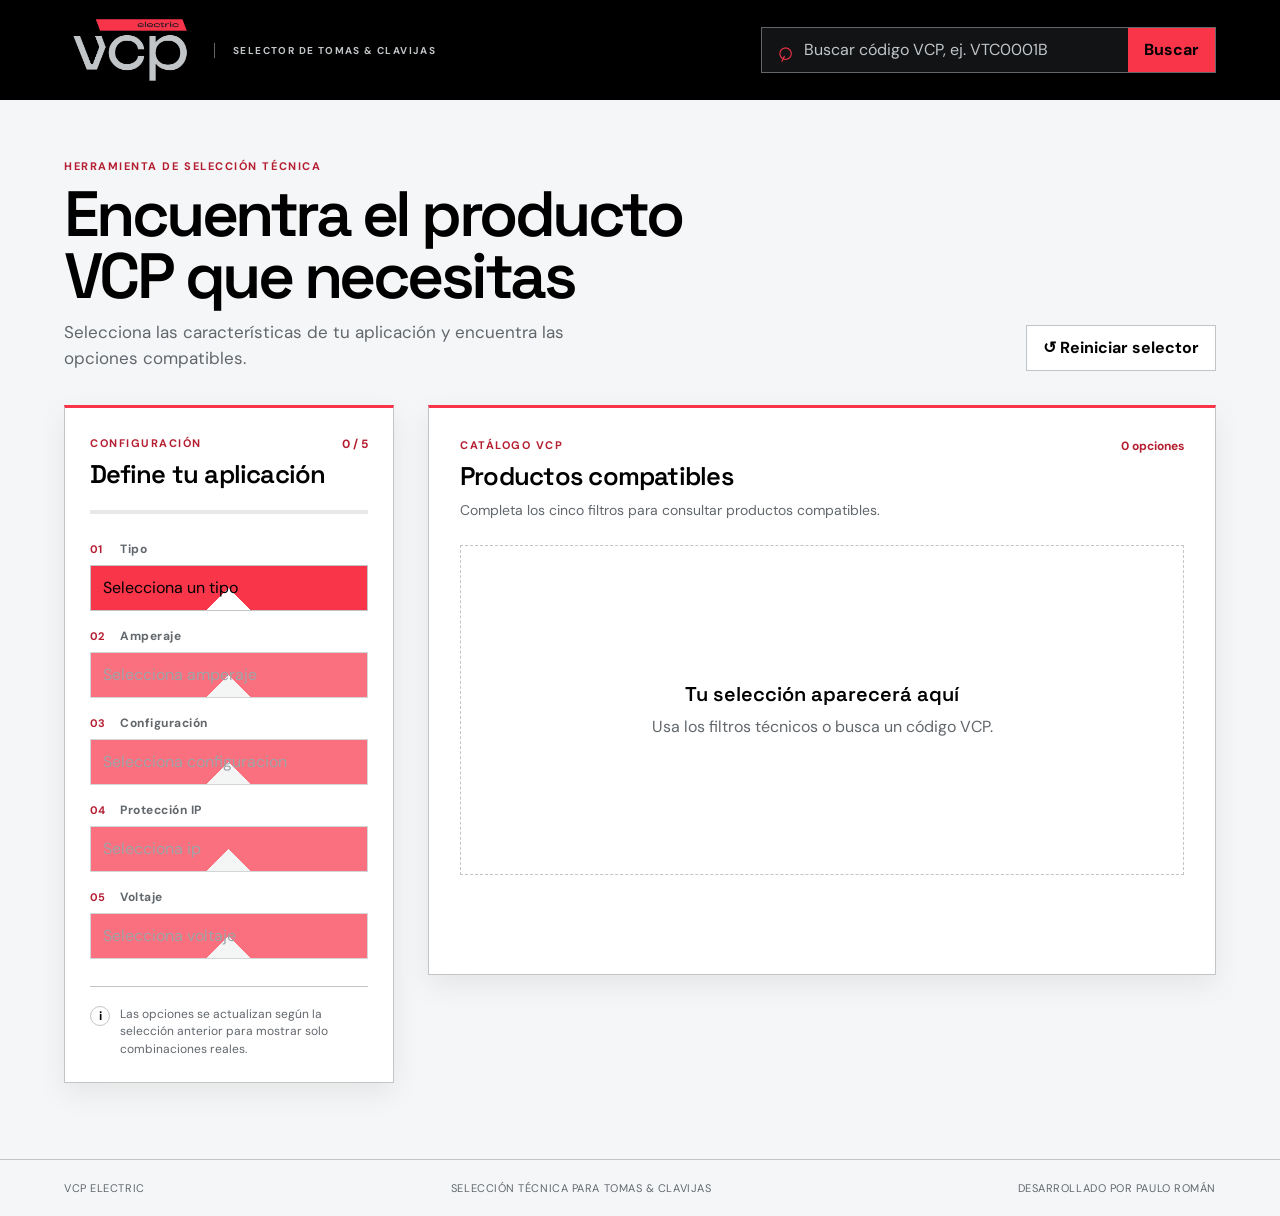
<file: index.html>
<!DOCTYPE html>
<html lang="es">
	<head>
		<meta charset="UTF-8" />
		<meta name="viewport" content="width=device-width, initial-scale=1.0" />
		<meta name="description" content="Selector profesional de tomas y clavijas VCP ELECTRIC." />
		<title>VCP ELECTRIC | Selector de Tomas & Clavijas</title>
		<link rel="preconnect" href="https://fonts.googleapis.com" />
		<link rel="preconnect" href="https://fonts.gstatic.com" crossorigin />
		<link href="https://fonts.googleapis.com/css2?family=DM+Sans:wght@400;500;600;700&family=Space+Grotesk:wght@500;600;700&display=swap" rel="stylesheet" />
		<link rel="stylesheet" href="styles.css" />
	</head>
	<body>
		<header class="site-header">
			<div class="brand-lockup">
				<img class="brand-logo" src="assets/Mesa de trabajo 1_11.png" alt="VCP Electric" />
				<p class="brand-context">SELECTOR DE TOMAS &amp; CLAVIJAS</p>
			</div>

			<div class="header-search" role="search">
				<label class="sr-only" for="codeSearch">Buscar por código VCP</label>
				<span class="search-symbol" aria-hidden="true">⌕</span>
				<input id="codeSearch" type="search" placeholder="Buscar código VCP, ej. VTC0001B" autocomplete="off" />
				<button id="searchButton" class="button button-dark" type="button">Buscar</button>
			</div>
		</header>

		<main class="page-shell">
			<section class="intro-row">
				<div>
					<p class="eyebrow">Herramienta de selección técnica</p>
					<h1>Encuentra el producto VCP que necesitas</h1>
					<p class="intro-copy">Selecciona las características de tu aplicación y encuentra las opciones compatibles.</p>
				</div>
				<button id="resetButton" class="button button-outline" type="button"><span aria-hidden="true">↺</span> Reiniciar selector</button>
			</section>

			<section class="workspace" aria-label="Selector VCP">
				<aside class="filter-panel">
					<div class="panel-heading">
						<div>
							<p class="eyebrow">Configuración</p>
							<h2>Define tu aplicación</h2>
						</div>
						<span id="progressLabel" class="progress-label">0 / 5</span>
					</div>
					<div class="progress-track" aria-hidden="true"><span id="progressBar"></span></div>

					<form id="selectorForm" class="filter-form">
						<label class="filter-field">
							<span><b>01</b> Tipo</span>
							<select id="tipo" data-filter="tipo"><option value="">Selecciona un tipo</option></select>
						</label>
						<label class="filter-field">
							<span><b>02</b> Amperaje</span>
							<select id="amperaje" data-filter="amperaje" disabled><option value="">Selecciona el amperaje</option></select>
						</label>
						<label class="filter-field">
							<span><b>03</b> Configuración</span>
							<select id="configuracion" data-filter="configuracion" disabled><option value="">Selecciona la configuración</option></select>
						</label>
						<label class="filter-field">
							<span><b>04</b> Protección IP</span>
							<select id="ip" data-filter="ip" disabled><option value="">Selecciona el grado IP</option></select>
						</label>
						<label class="filter-field">
							<span><b>05</b> Voltaje</span>
							<select id="voltaje" data-filter="voltaje" disabled><option value="">Selecciona el voltaje</option></select>
						</label>
					</form>

					<div class="filter-note">
						<span class="note-mark" aria-hidden="true">i</span>
						<p>Las opciones se actualizan según la selección anterior para mostrar solo combinaciones reales.</p>
					</div>
				</aside>

				<section class="results-panel" aria-live="polite">
					<div class="results-heading">
						<div>
							<p class="eyebrow">Catálogo VCP</p>
							<h2 id="resultsTitle">Productos compatibles</h2>
						</div>
						<span id="resultsCount" class="results-count">0 opciones</span>
					</div>
					<p id="resultsSummary" class="results-summary">Completa los cinco filtros para consultar productos compatibles.</p>
					<div id="statusMessage" class="status-message" role="status"></div>
					<div id="resultsGrid" class="results-grid"></div>
				</section>
			</section>
		</main>

		<footer class="site-footer"><span>VCP ELECTRIC</span><span>Selección técnica para tomas &amp; clavijas</span><span>Desarrollado por Paulo Román</span></footer>
		<script src="script.js"></script>
	</body>
</html>
</file>
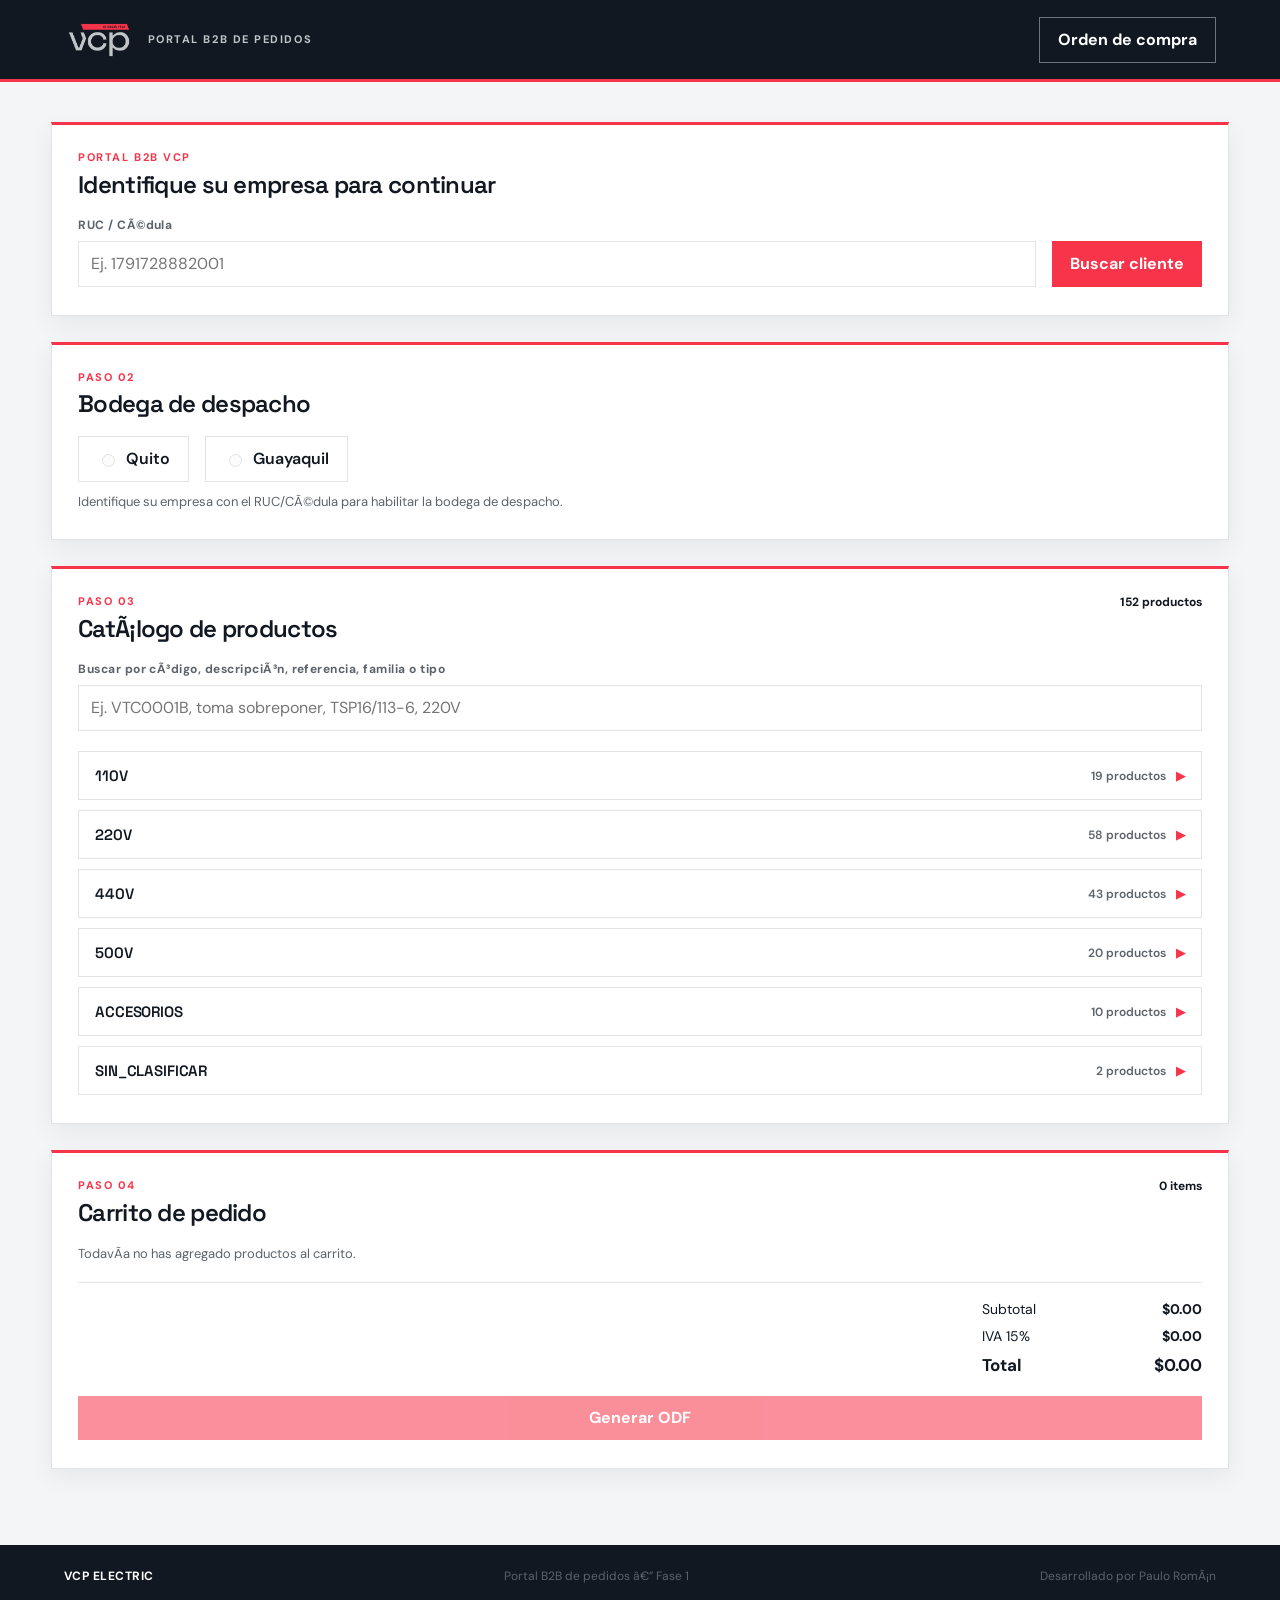
<file: portal-demo.html>
﻿<!DOCTYPE html>
<html lang="es">
	<head>
		<meta charset="UTF-8" />
		<meta name="viewport" content="width=device-width, initial-scale=1.0" />
		<meta name="description" content="Portal B2B de pedidos VCP ELECTRIC." />
		<title>VCP ELECTRIC | Portal B2B de Pedidos</title>
		<link rel="preconnect" href="https://fonts.googleapis.com" />
		<link rel="preconnect" href="https://fonts.gstatic.com" crossorigin />
		<link href="https://fonts.googleapis.com/css2?family=DM+Sans:wght@400;500;600;700&family=Space+Grotesk:wght@500;600;700&display=swap" rel="stylesheet" />
		<link rel="stylesheet" href="portal.css" />
	</head>
	<body>
		<header class="site-header">
			<div class="brand-lockup">
				<img class="brand-logo" src="assets/Mesa de trabajo 1_11.png" alt="VCP Electric" />
				<p class="brand-context">PORTAL B2B DE PEDIDOS</p>
			</div>
			<a class="button button-outline" href="index.html">Orden de compra</a>
		</header>

		<main class="page-shell">
			<!-- PASO 1: CLIENTE -->
			<section class="panel" id="panelCliente">
				<div class="panel-heading">
					<div>
						<p class="eyebrow">Portal B2B VCP</p>
						<h2>Identifique su empresa para continuar</h2>
					</div>
				</div>

				<form id="clienteForm" class="cliente-busqueda">
					<label class="filter-field">
						<span>RUC / CÃ©dula</span>
						<input id="clienteRuc" type="text" inputmode="numeric" placeholder="Ej. 1791728882001" autocomplete="off" />
					</label>
					<button id="buscarClienteBtn" class="button button-dark" type="submit">Buscar cliente</button>
				</form>
				<p id="clienteError" class="panel-note cliente-error is-hidden"></p>

				<div id="clienteInfo" class="cliente-card is-hidden">
					<p class="cliente-card-check">âœ“ Cliente identificado</p>
					<div class="cliente-info">
						<div><span>Empresa</span><strong id="infoEmpresa">-</strong></div>
						<div><span>RUC</span><strong id="infoRuc">-</strong></div>
						<div><span>E-mail</span><strong id="infoEmail">-</strong></div>
						<div><span>Vendedor</span><strong id="infoVendedor">-</strong></div>
						<div><span>Descuento VTC</span><strong id="infoDescuento">-</strong></div>
					</div>
					<button id="cambiarClienteBtn" class="button button-outline-dark" type="button">Cambiar cliente</button>
				</div>
			</section>

			<!-- PASO 2: BODEGA -->
			<section class="panel" id="panelBodega">
				<div class="panel-heading">
					<div>
						<p class="eyebrow">Paso 02</p>
						<h2>Bodega de despacho</h2>
					</div>
				</div>
				<div class="bodega-picker" role="radiogroup" aria-label="Bodega de despacho">
					<label class="bodega-option"><input type="radio" name="bodega" value="quito" disabled /> Quito</label>
					<label class="bodega-option"><input type="radio" name="bodega" value="guayaquil" disabled /> Guayaquil</label>
				</div>
				<p id="bodegaNota" class="panel-note">Identifique su empresa con el RUC/CÃ©dula para habilitar la bodega de despacho.</p>
			</section>

			<!-- PASO 3: CATÃLOGO -->
			<section class="panel" id="panelCatalogo">
				<div class="panel-heading">
					<div>
						<p class="eyebrow">Paso 03</p>
						<h2>CatÃ¡logo de productos</h2>
					</div>
					<span id="catalogoCount" class="results-count">0 productos</span>
				</div>
				<label class="filter-field">
					<span>Buscar por cÃ³digo, descripciÃ³n, referencia, familia o tipo</span>
					<input id="catalogoBuscar" type="search" placeholder="Ej. VTC0001B, toma sobreponer, TSP16/113-6, 220V" autocomplete="off" />
				</label>
				<div id="catalogoGrid" class="catalogo-grid"></div>
			</section>

			<!-- PASO 4: CARRITO -->
			<section class="panel" id="panelCarrito">
				<div class="panel-heading">
					<div>
						<p class="eyebrow">Paso 04</p>
						<h2>Carrito de pedido</h2>
					</div>
					<span id="carritoCount" class="results-count">0 items</span>
				</div>
				<div id="carritoVacio" class="panel-note">TodavÃ­a no has agregado productos al carrito.</div>
				<div id="carritoTableWrap" class="is-hidden">
					<table class="carrito-table">
						<thead>
							<tr>
								<th>CÃ³digo</th>
								<th>DescripciÃ³n</th>
								<th>Precio lista</th>
								<th>Dscto.</th>
								<th>Precio neto</th>
								<th>Cantidad</th>
								<th>Total lÃ­nea</th>
								<th>Stock</th>
								<th></th>
							</tr>
						</thead>
						<tbody id="carritoBody"></tbody>
					</table>
				</div>
				<div class="carrito-resumen">
					<div><span>Subtotal</span><strong id="resSubtotal">$0.00</strong></div>
					<div><span>IVA 15%</span><strong id="resIva">$0.00</strong></div>
					<div class="carrito-total"><span>Total</span><strong id="resTotal">$0.00</strong></div>
				</div>
				<button id="generarOdfBtn" class="button button-dark" type="button" disabled>Generar ODF</button>
			</section>

			<!-- ODF -->
			<section class="panel odf-panel is-hidden" id="panelOdf">
				<div id="odfContent"></div>
				<div class="odf-actions no-print">
					<button id="imprimirOdfBtn" class="button button-outline" type="button">Imprimir / Guardar PDF</button>
					<button id="enviarOdfBtn" class="button button-outline-dark" type="button" disabled>Correo disponible solo en entorno local</button>
				</div>
				<p id="enviarOdfStatus" class="panel-note is-hidden"></p>
			</section>
		</main>

		<footer class="site-footer"><span>VCP ELECTRIC</span><span>Portal B2B de pedidos â€” Fase 1</span><span>Desarrollado por Paulo RomÃ¡n</span></footer>
		<script src="portal-demo.js"></script>
	</body>
</html>
</file>
<file: styles.css>
:root {
	--ink: #17211d;
	--muted: #69756d;
	--paper: #f4f6f1;
	--surface: #ffffff;
	--line: #d8ded6;
	--green: #126b4e;
	--green-dark: #0b4836;
	--lime: #d5f16b;
	--orange: #ef7b45;
	--shadow: 0 20px 55px rgba(25, 52, 40, .10);
	--font-body: "DM Sans", sans-serif;
	--font-display: "Space Grotesk", sans-serif;
}

* { box-sizing: border-box; }
html { min-width: 320px; scroll-behavior: smooth; }
body {
	margin: 0;
	color: var(--ink);
	background: var(--paper);
	font-family: var(--font-body);
	line-height: 1.5;
	-webkit-font-smoothing: antialiased;
}
button, input, select { font: inherit; }
button, select { cursor: pointer; }
button:disabled, select:disabled { cursor: not-allowed; }
.sr-only { position: absolute; width: 1px; height: 1px; padding: 0; margin: -1px; overflow: hidden; clip: rect(0, 0, 0, 0); white-space: nowrap; border: 0; }

.site-header {
	min-height: 82px;
	padding: 16px 5vw;
	display: flex;
	align-items: center;
	justify-content: space-between;
	gap: 28px;
	color: #f8fff9;
	background: var(--green-dark);
}
.brand-lockup { display: flex; align-items: center; gap: 12px; }
.brand-mark { display: grid; place-items: center; width: 47px; height: 47px; border: 2px solid var(--lime); color: var(--lime); font: 700 15px var(--font-display); letter-spacing: .06em; }
.brand-name, .brand-context { margin: 0; }
.brand-name { font: 700 18px var(--font-display); letter-spacing: .04em; }
.brand-context { margin-top: 2px; color: #b8d1c5; font-size: 10px; font-weight: 700; letter-spacing: .14em; }
.header-search { display: flex; align-items: center; width: min(455px, 100%); min-height: 44px; padding-left: 14px; border: 1px solid rgba(255,255,255,.2); background: rgba(255,255,255,.1); }
.search-symbol { color: var(--lime); font-size: 27px; line-height: 1; transform: rotate(-20deg); }
.header-search input { min-width: 0; flex: 1; padding: 10px 12px; color: #fff; border: 0; outline: 0; background: transparent; }
.header-search input::placeholder { color: #b7c9bf; }

.page-shell { width: min(1440px, 90vw); margin: 0 auto; padding: 58px 0 76px; }
.intro-row { display: flex; align-items: end; justify-content: space-between; gap: 30px; margin-bottom: 34px; }
.eyebrow { margin: 0 0 8px; color: var(--green); font-size: 11px; font-weight: 700; letter-spacing: .14em; text-transform: uppercase; }
h1, h2, h3, p { margin-top: 0; }
h1 { max-width: 730px; margin-bottom: 12px; font: 600 clamp(2.35rem, 5vw, 4.7rem)/.98 var(--font-display); letter-spacing: -.055em; }
h2 { margin-bottom: 0; font: 600 clamp(1.25rem, 2vw, 1.7rem)/1.1 var(--font-display); letter-spacing: -.03em; }
.intro-copy { max-width: 560px; margin-bottom: 0; color: var(--muted); font-size: 17px; }
.button { min-height: 43px; padding: 10px 16px; border: 0; font-weight: 700; transition: transform .18s ease, background .18s ease, border-color .18s ease; }
.button:hover { transform: translateY(-2px); }
.button-dark { color: var(--green-dark); background: var(--lime); }
.button-outline { color: var(--green-dark); border: 1px solid #aab7ad; background: transparent; }
.button-outline:hover { border-color: var(--green); background: #e9eee7; }

.workspace { display: grid; grid-template-columns: minmax(270px, 330px) minmax(0, 1fr); align-items: start; gap: 34px; }
.filter-panel, .results-panel { border-top: 3px solid var(--green); background: var(--surface); box-shadow: var(--shadow); }
.filter-panel { padding: 27px 25px 24px; }
.panel-heading, .results-heading { display: flex; align-items: start; justify-content: space-between; gap: 15px; }
.progress-label, .results-count { color: var(--green); font-size: 12px; font-weight: 700; white-space: nowrap; }
.progress-track { height: 4px; margin: 22px 0 26px; overflow: hidden; background: #e2e9e1; }
.progress-track span { display: block; width: 0; height: 100%; background: var(--orange); transition: width .2s ease; }
.filter-form { display: grid; gap: 16px; }
.filter-field { display: grid; gap: 7px; }
.filter-field > span { color: var(--muted); font-size: 12px; font-weight: 700; letter-spacing: .04em; }
.filter-field b { display: inline-block; width: 27px; color: var(--orange); font-size: 11px; }
.filter-field select { width: 100%; min-height: 46px; padding: 10px 35px 10px 12px; color: var(--ink); border: 1px solid var(--line); border-radius: 0; outline: 0; appearance: none; background: #fbfcfa linear-gradient(45deg, transparent 50%, var(--green) 50%) calc(100% - 17px) 20px/6px 6px no-repeat, #fbfcfa linear-gradient(135deg, var(--green) 50%, transparent 50%) calc(100% - 12px) 20px/6px 6px no-repeat; }
.filter-field select:focus { border-color: var(--green); box-shadow: 0 0 0 3px rgba(18,107,78,.12); }
.filter-field select:disabled { color: #a2aaa4; background-color: #f1f3f0; }
.filter-note { display: flex; gap: 10px; margin-top: 27px; padding-top: 19px; border-top: 1px solid var(--line); }
.note-mark { display: grid; flex: 0 0 auto; place-items: center; width: 20px; height: 20px; color: var(--green-dark); border: 1px solid #a8c7b8; border-radius: 50%; font-size: 12px; font-weight: 700; }
.filter-note p { margin: 0; color: var(--muted); font-size: 12px; line-height: 1.45; }

.results-panel { min-height: 570px; padding: 29px 31px 34px; }
.results-summary { margin: 10px 0 24px; color: var(--muted); font-size: 14px; }
.status-message { min-height: 0; margin-bottom: 18px; color: #a74421; font-size: 14px; }
.results-grid { display: grid; grid-template-columns: repeat(auto-fit, minmax(260px, 1fr)); gap: 18px; }
.empty-state { display: grid; min-height: 330px; place-items: center; padding: 45px; text-align: center; color: var(--muted); border: 1px dashed #bdc9bf; background: linear-gradient(135deg, #fbfcfa, #f0f5ee); }
.empty-state strong { display: block; margin-bottom: 8px; color: var(--green-dark); font: 600 20px var(--font-display); }
.product-card { display: flex; flex-direction: column; min-width: 0; overflow: hidden; border: 1px solid var(--line); background: #fff; animation: rise .35s ease both; }
.product-card:nth-child(2) { animation-delay: .06s; }
.product-media { position: relative; display: grid; place-items: center; height: 220px; padding: 20px; background: #edf2ed; }
.product-media img { width: 100%; height: 100%; object-fit: contain; mix-blend-mode: multiply; }
.image-missing { color: #829087; font-size: 12px; }
.compatibility-badge { position: absolute; top: 13px; left: 13px; padding: 5px 8px; color: var(--green-dark); background: var(--lime); font-size: 10px; font-weight: 700; letter-spacing: .08em; text-transform: uppercase; }
.product-body { display: flex; flex: 1; flex-direction: column; padding: 21px 20px 19px; }
.product-code { margin-bottom: 6px; color: var(--orange); font-size: 12px; font-weight: 700; letter-spacing: .1em; }
.product-body h3 { margin-bottom: 8px; font: 600 20px/1.1 var(--font-display); }
.product-reference { margin-bottom: 13px; color: var(--muted); font-size: 13px; }
.product-description { min-height: 45px; margin-bottom: 17px; color: #3f4c44; font-size: 13px; line-height: 1.45; }
.spec-list { display: grid; grid-template-columns: repeat(2, 1fr); gap: 9px; margin: auto 0 17px; padding: 13px 0; border-top: 1px solid var(--line); border-bottom: 1px solid var(--line); }
.spec-list div { display: grid; gap: 2px; }
.spec-list dt { color: var(--muted); font-size: 10px; font-weight: 700; letter-spacing: .08em; text-transform: uppercase; }
.spec-list dd { margin: 0; font-size: 13px; font-weight: 700; }
.product-price { display: flex; align-items: baseline; gap: 5px; margin-bottom: 15px; }
.product-price small { color: var(--muted); font-size: 11px; }
.product-price strong { color: var(--green-dark); font: 700 25px var(--font-display); }
.card-actions { display: grid; grid-template-columns: 1fr 1fr; gap: 8px; }
.card-actions a { display: grid; min-height: 40px; place-items: center; padding: 8px; text-align: center; font-size: 12px; font-weight: 700; text-decoration: none; }
.link-ficha { color: var(--green-dark); border: 1px solid #b5c8bb; }
.link-whatsapp { color: #fff; background: var(--green); }
.link-ficha.disabled { color: #9ca69f; border-color: #e1e5e1; pointer-events: none; }
.site-footer { display: flex; justify-content: space-between; gap: 20px; padding: 20px 5vw; color: #759083; border-top: 1px solid #d4ddd5; font-size: 11px; letter-spacing: .05em; text-transform: uppercase; }

@keyframes rise { from { opacity: 0; transform: translateY(10px); } to { opacity: 1; transform: translateY(0); } }
@media (max-width: 860px) {
	.site-header { align-items: stretch; flex-direction: column; padding: 17px 5vw; }
	.header-search { width: 100%; }
	.intro-row { align-items: start; flex-direction: column; }
	.workspace { grid-template-columns: 1fr; }
	.filter-panel { position: static; }
}
@media (max-width: 560px) {
	.page-shell { width: 90vw; padding-top: 38px; }
	h1 { font-size: 2.55rem; }
	.intro-copy { font-size: 15px; }
	.button-outline { width: 100%; }
	.results-panel { padding: 23px 17px 25px; }
	.filter-panel { padding: 22px 17px; }
	.results-heading { display: block; }
	.results-count { display: block; margin-top: 10px; }
	.card-actions { grid-template-columns: 1fr; }
	.site-footer { align-items: start; flex-direction: column; gap: 5px; }
}

/* VCP ELECTRIC visual identity */
:root {
	--ink: #f1f2f2;
	--muted: #9ba1a6;
	--paper: #08090b;
	--surface: #15171a;
	--line: #34383d;
	--green: #e21d2d;
	--green-dark: #0b0c0f;
	--lime: #e21d2d;
	--orange: #f02b38;
	--shadow: 0 24px 60px rgba(0, 0, 0, .35);
}

body {
	background:
		radial-gradient(700px 350px at 100% -8%, rgba(226, 29, 45, .12), transparent 66%),
		linear-gradient(135deg, rgba(255, 255, 255, .018) 25%, transparent 25%) 0 0 / 5px 5px,
		var(--paper);
}

.site-header {
	min-height: 86px;
	border-bottom: 1px solid #3d2226;
	background: #0d0f12;
	box-shadow: 0 8px 26px rgba(0, 0, 0, .25);
}
.brand-mark {
	border-color: var(--green);
	color: #fff;
	background: var(--green);
	box-shadow: 0 0 0 4px rgba(226, 29, 45, .11);
}
.brand-name { color: #fff; }
.brand-context { color: #9da3a8; }
.header-search {
	border-color: #3a3e43;
	background: #17191d;
}
.search-symbol { color: var(--green); }
.header-search input::placeholder { color: #777e84; }

.eyebrow { color: #ef5660; }
h1, h2, h3 { color: #f6f6f5; }
.intro-copy { color: #a4aaae; }
.button-dark {
	color: #fff;
	background: var(--green);
	box-shadow: 0 6px 18px rgba(226, 29, 45, .2);
}
.button-dark:hover { background: #f02b38; }
.button-outline {
	color: #d4d7d8;
	border-color: #4a4f54;
	background: #15171a;
}
.button-outline:hover { color: #fff; border-color: var(--green); background: #1c1e22; }

.filter-panel, .results-panel {
	border: 1px solid #2c3035;
	border-top: 3px solid var(--green);
	background: linear-gradient(160deg, #181a1e, #111316);
	box-shadow: var(--shadow);
}
.filter-panel { border-right-color: #25282c; }
.progress-label, .results-count { color: #f25b64; }
.progress-track { background: #2b2f34; }
.progress-track span { background: var(--green); box-shadow: 0 0 12px rgba(226, 29, 45, .55); }
.filter-field > span { color: #aeb3b6; }
.filter-field b { color: #ef5660; }
.filter-field select {
	color: #f3f4f3;
	border-color: #3a3e44;
	background-color: #0e1013;
	background-image: linear-gradient(45deg, transparent 50%, #e21d2d 50%), linear-gradient(135deg, #e21d2d 50%, transparent 50%);
}
.filter-field select:focus { border-color: var(--green); box-shadow: 0 0 0 3px rgba(226, 29, 45, .16); }
.filter-field select:disabled { color: #676d72; background-color: #17191c; }
.filter-field select option { color: #f1f2f2; background: #15171a; }
.filter-note { border-top-color: #30343a; }
.note-mark { color: #f25b64; border-color: #873039; }
.filter-note p { color: #8f969b; }

.results-summary { color: #969da2; }
.status-message { color: #ff6b73; }
.empty-state {
	color: #92999e;
	border-color: #464b51;
	background: linear-gradient(135deg, #191b1f, #101215);
}
.empty-state strong { color: #f1f2f2; }
.product-card {
	border-color: #363a40;
	background: #17191c;
	box-shadow: 0 12px 30px rgba(0, 0, 0, .2);
}
.product-card:hover { border-color: #6c343a; }
.product-media {
	height: 245px;
	background: radial-gradient(circle at 50% 45%, #2a2d31, #111316 72%);
}
.product-media img { filter: drop-shadow(0 14px 13px rgba(0, 0, 0, .4)); mix-blend-mode: normal; }
.image-missing { color: #7c8388; }
.compatibility-badge { color: #fff; background: var(--green); }
.product-code { color: #f25b64; }
.product-reference { color: #969da2; }
.product-reference strong, .product-description, .spec-list dd { color: #e2e4e4; }
.product-description { color: #b5babd; }
.spec-list { border-color: #35393e; }
.spec-list dt { color: #858d92; }
.product-price small { color: #858d92; }
.product-price strong { color: #fff; }
.link-ficha { color: #e1e4e4; border-color: #51575d; }
.link-ficha:hover { border-color: #d15a62; background: #24272b; }
.link-whatsapp { color: #fff; background: var(--green); }
.link-whatsapp:hover { background: #f02b38; }
.link-ficha.disabled { color: #656c71; border-color: #30343a; }
.site-footer { color: #737b80; border-top-color: #292d32; }

/* Keep the product media prominent without allowing it to control card height. */
.product-card {
	overflow: visible;
	min-height: 0;
	display: grid;
	grid-template-columns: minmax(220px, 320px) minmax(0, 1fr);
	align-items: stretch;
}
.product-media {
	grid-column: 1;
	grid-row: 1;
	width: min(100%, 320px);
	aspect-ratio: 1;
	flex: none;
	height: auto;
	min-height: 0;
	max-height: 320px;
	padding: 24px;
	background: #f4f5f3;
}
.product-media img {
	display: block;
	width: 100%;
	height: 100%;
	max-width: 100%;
	max-height: 100%;
	object-fit: contain;
}
.product-body {
	grid-column: 2;
	grid-row: 1;
	min-height: 0;
}

@media (max-width: 860px) {
	.product-card {
		grid-template-columns: minmax(190px, 270px) minmax(0, 1fr);
	}
	.product-media {
		max-height: 270px;
	}
}

@media (max-width: 560px) {
	.product-card {
		display: flex;
		flex-direction: column;
	}
	.product-media {
		width: 100%;
		max-width: 205px;
		max-height: 205px;
		margin: 0 auto;
	}
	.product-body {
		width: 100%;
	}
}

/* VCP Electric brand application */
:root {
	--ink: #000000;
	--muted: #62676c;
	--paper: #f5f6f7;
	--surface: #ffffff;
	--line: #c1c5c8;
	--green: #f93549;
	--green-dark: #000000;
	--lime: #f93549;
	--orange: #f93549;
	--shadow: 0 10px 28px rgba(0, 0, 0, .07);
}

body { color: var(--ink); background: var(--paper); }
.site-header { min-height: 92px; border-bottom: 0; background: #000; box-shadow: none; }
.brand-lockup { gap: 18px; }
.brand-logo { display: block; width: 132px; max-width: 42vw; height: auto; flex: 0 0 auto; object-fit: contain; }
.brand-context { margin: 0; padding-left: 18px; color: #c1c5c8; border-left: 1px solid #62676c; }
.header-search { border-color: #62676c; background: #111315; }
.header-search input::placeholder { color: #c1c5c8; }
.search-symbol { color: #f93549; }
.eyebrow, .progress-label, .results-count, .filter-field b, .product-code { color: #b51f32; }
h1, h2, h3, .empty-state strong { color: #000; }
.intro-copy, .results-summary, .product-reference { color: #62676c; }
.button-dark { color: #000; background: #f93549; box-shadow: none; }
.button-dark:hover, .link-whatsapp:hover { color: #fff; background: #ce1f36; }
.button-outline { color: #000; border-color: #c1c5c8; background: #fff; }
.button-outline:hover { border-color: #f93549; background: #fff1f2; }
.filter-panel, .results-panel { border-color: #c1c5c8; border-top-color: #f93549; background: #fff; box-shadow: var(--shadow); }
.progress-track { background: #e7e8e9; }
.progress-track span { background: #f93549; box-shadow: none; }
.filter-field > span, .filter-note p { color: #62676c; }
.filter-field select { color: #000; border-color: #c1c5c8; background-color: #fff; background-image: linear-gradient(45deg, transparent 50%, #f93549 50%), linear-gradient(135deg, #f93549 50%, transparent 50%); }
.filter-field select:focus { border-color: #f93549; box-shadow: 0 0 0 3px rgba(249, 53, 73, .18); }
.filter-field select:disabled { color: #777d82; background-color: #f0f1f2; }
.note-mark { color: #000; border-color: #c1c5c8; }
.status-message { color: #a7192b; }
.empty-state { color: #62676c; border-color: #c1c5c8; background: #fff; }
.product-card { border-color: #c1c5c8; background: #fff; box-shadow: 0 8px 24px rgba(0, 0, 0, .06); }
.product-card:hover { border-color: #f93549; }
.product-media { background: #f0f1f2; }
.product-media img { filter: none; mix-blend-mode: normal; }
.compatibility-badge { color: #000; background: #f93549; }
.product-reference strong, .product-description, .spec-list dd { color: #000; }
.spec-list, .filter-note { border-color: #c1c5c8; }
.spec-list dt, .product-price small { color: #62676c; }
.product-price strong { color: #000; }
.link-ficha { color: #000; border-color: #c1c5c8; }
.link-ficha:hover { border-color: #f93549; background: #fff1f2; }
.link-whatsapp { color: #000; background: #f93549; }
.link-ficha.disabled { color: #777d82; border-color: #d9dcde; }
.site-footer { color: #62676c; border-top-color: #c1c5c8; }
button:focus-visible, a:focus-visible, .filter-field select:focus-visible { outline: 3px solid #f93549; outline-offset: 3px; }
</file>
<file: portal.css>
/* Identidad visual: colores extraídos directamente del logo oficial VCP Electric
   (assets/Mesa de trabajo 1_11.png) — rojo #f73449, gris #c1c5c8, tinta #111821. */
:root {
	--ink: #111821;
	--ink-soft: #2c343d;
	--muted: #5c636a;
	--paper: #f4f5f6;
	--surface: #ffffff;
	--line: #e1e4e6;
	--red: #f73449;
	--red-dark: #d31f34;
	--red-tint: #fdecee;
	--gray: #c1c5c8;
	--shadow: 0 8px 24px rgba(17, 24, 33, .06);
	--font-body: "DM Sans", sans-serif;
	--font-display: "Space Grotesk", sans-serif;
}

* { box-sizing: border-box; }
html { min-width: 320px; scroll-behavior: smooth; }
body {
	margin: 0;
	color: var(--ink);
	background: var(--paper);
	font-family: var(--font-body);
	line-height: 1.5;
	-webkit-font-smoothing: antialiased;
}
button, input, select { font: inherit; }
button, select { cursor: pointer; }
button:disabled, select:disabled, input:disabled { cursor: not-allowed; opacity: .55; }
.is-hidden { display: none !important; }

.site-header {
	min-height: 82px;
	padding: 16px 5vw;
	display: flex;
	align-items: center;
	justify-content: space-between;
	gap: 28px;
	color: #fff;
	background: var(--ink);
	border-bottom: 3px solid var(--red);
}
.brand-lockup { display: flex; align-items: center; gap: 14px; }
.brand-logo { height: 36px; width: auto; }
.brand-context { margin: 0; color: var(--gray); font-size: 11px; font-weight: 700; letter-spacing: .14em; }

.page-shell { width: min(1200px, 92vw); margin: 0 auto; padding: 40px 0 76px; display: grid; gap: 26px; }
.eyebrow { margin: 0 0 6px; color: var(--red); font-size: 11px; font-weight: 700; letter-spacing: .14em; text-transform: uppercase; }
h2 { margin: 0; color: var(--ink); font: 600 clamp(1.15rem, 2vw, 1.5rem)/1.1 var(--font-display); letter-spacing: -.03em; }

.button { min-height: 43px; padding: 10px 18px; border: 0; font-weight: 700; transition: background .18s ease, border-color .18s ease, color .18s ease; }
.button-dark { color: #fff; background: var(--red); }
.button-dark:hover:not(:disabled) { background: var(--red-dark); }
.button-outline { color: #fff; border: 1px solid rgba(255,255,255,.4); background: transparent; text-decoration: none; display: inline-flex; align-items: center; }
.button-outline:hover { border-color: #fff; }
.button-outline-dark { color: var(--ink); border: 1px solid var(--line); background: transparent; }
.button-outline-dark:hover:not(:disabled) { border-color: var(--ink); background: var(--paper); }

.cliente-busqueda { display: flex; align-items: end; gap: 16px; flex-wrap: wrap; }
.cliente-busqueda .filter-field { flex: 1; min-width: 220px; margin-bottom: 0; }
.cliente-busqueda .button { height: 46px; }
.cliente-error { color: var(--red-dark); font-weight: 600; }

.cliente-card { margin-top: 18px; padding: 18px 20px; border: 1px solid var(--line); border-left: 3px solid var(--red); background: var(--paper); }
.cliente-card-check { margin: 0 0 12px; color: var(--red-dark); font-weight: 700; }
#cambiarClienteBtn { margin-top: 16px; }

.panel { padding: 24px 26px 28px; border-top: 3px solid var(--red); border-left: 1px solid var(--line); border-right: 1px solid var(--line); border-bottom: 1px solid var(--line); background: var(--surface); box-shadow: var(--shadow); }
.panel-heading { display: flex; align-items: start; justify-content: space-between; gap: 15px; margin-bottom: 18px; }
.panel-note { margin: 10px 0 0; color: var(--muted); font-size: 13px; }
.results-count { color: var(--ink); font-size: 12px; font-weight: 700; white-space: nowrap; }

.filter-field { display: grid; gap: 7px; margin-bottom: 14px; }
.filter-field > span { color: var(--muted); font-size: 12px; font-weight: 700; letter-spacing: .04em; }
.filter-field input, .filter-field select { width: 100%; min-height: 46px; padding: 10px 12px; color: var(--ink); border: 1px solid var(--line); border-radius: 0; outline: 0; background: #fff; }
.filter-field input:focus, .filter-field select:focus { border-color: var(--red); box-shadow: 0 0 0 3px rgba(247,52,73,.14); }

.cliente-info { display: grid; grid-template-columns: repeat(auto-fit, minmax(170px, 1fr)); gap: 14px; }
.cliente-info div { display: grid; gap: 4px; }
.cliente-info span { color: var(--muted); font-size: 11px; font-weight: 700; letter-spacing: .06em; text-transform: uppercase; }
.cliente-info strong { font-size: 15px; color: var(--ink); }

.bodega-picker { display: flex; gap: 16px; flex-wrap: wrap; }
.bodega-option { display: flex; align-items: center; gap: 8px; min-height: 46px; padding: 0 18px; border: 1px solid var(--line); background: #fff; font-weight: 600; color: var(--ink); }
.bodega-option:has(input:checked) { border-color: var(--red); background: var(--red-tint); color: var(--red-dark); }
.bodega-option input { accent-color: var(--red); }

.catalogo-accordion { display: grid; gap: 10px; margin-top: 6px; }
.grupo-item { border: 1px solid var(--line); background: #fff; }
.grupo-header { display: flex; align-items: center; justify-content: space-between; gap: 12px; width: 100%; padding: 14px 16px; border: 0; background: transparent; color: var(--ink); font-weight: 700; text-align: left; }
.grupo-header:hover { background: var(--paper); }
.grupo-header .grupo-nombre { font: 600 15px var(--font-display); letter-spacing: -.01em; }
.grupo-header .grupo-meta { display: flex; align-items: center; gap: 10px; color: var(--muted); font-size: 12px; font-weight: 600; }
.grupo-header .grupo-caret { color: var(--red); font-size: 12px; transition: transform .15s ease; }
.grupo-item.is-open .grupo-caret { transform: rotate(90deg); }
.grupo-body { display: flex; flex-wrap: wrap; gap: 10px; padding: 0 16px 16px; }
.tipo-chip { padding: 9px 16px; border: 1px solid var(--line); background: var(--paper); color: var(--ink); font-size: 13px; font-weight: 600; }
.tipo-chip:hover { border-color: var(--red); color: var(--red-dark); }
.tipo-chip .tipo-count { color: var(--muted); font-weight: 600; }

.catalogo-breadcrumb { display: flex; align-items: center; gap: 10px; margin: 0 0 14px; }
.catalogo-breadcrumb .volver-btn { padding: 6px 14px; border: 1px solid var(--line); background: #fff; color: var(--ink); font-size: 12px; font-weight: 700; }
.catalogo-breadcrumb .volver-btn:hover { border-color: var(--red); color: var(--red-dark); }
.catalogo-breadcrumb .breadcrumb-path { color: var(--muted); font-size: 13px; }
.catalogo-breadcrumb .breadcrumb-path strong { color: var(--ink); }

.catalogo-grid { display: grid; grid-template-columns: repeat(auto-fit, minmax(240px, 1fr)); gap: 16px; margin-top: 6px; }
.producto-card { display: flex; flex-direction: column; min-width: 0; overflow: hidden; border: 1px solid var(--line); background: #fff; }
.producto-media { display: grid; place-items: center; height: 170px; padding: 14px; background: var(--paper); }
.producto-media img { max-width: 100%; max-height: 100%; object-fit: contain; }
.image-missing { color: var(--muted); font-size: 12px; }
.producto-body { display: grid; gap: 8px; padding: 14px 16px 16px; }
.producto-code { margin: 0; color: var(--ink); font-size: 11px; font-weight: 700; letter-spacing: .06em; }
.producto-desc { margin: 0; font-size: 13px; color: var(--ink); }
.producto-ref { margin: 0; color: var(--muted); font-size: 12px; }
.precio-row { display: flex; align-items: baseline; gap: 8px; }
.precio-lista { color: var(--muted); font-size: 12px; text-decoration: line-through; }
.precio-neto { color: var(--ink); font: 700 18px var(--font-display); }
.descuento-pill { display: inline-block; padding: 2px 8px; color: #fff; background: var(--ink); font-size: 11px; font-weight: 700; width: fit-content; }
.stock-pill { display: inline-block; padding: 3px 8px; font-size: 11px; font-weight: 700; width: fit-content; }
.stock-pill.disponible { color: #fff; background: var(--ink-soft); }
.stock-pill.sujeto { color: #fff; background: var(--red); }
.stock-pill.na { color: var(--muted); background: var(--paper); }
.producto-actions { display: flex; align-items: center; gap: 8px; margin-top: 4px; }
.producto-actions input[type="number"] { width: 64px; min-height: 40px; padding: 6px 8px; border: 1px solid var(--line); text-align: center; }
.link-ficha { color: var(--ink); font-size: 12px; font-weight: 700; text-decoration: underline; }
.link-ficha.disabled { color: var(--muted); pointer-events: none; text-decoration: none; }

.carrito-table { width: 100%; border-collapse: collapse; font-size: 13px; }
.carrito-table th, .carrito-table td { padding: 10px 8px; border-bottom: 1px solid var(--line); text-align: left; }
.carrito-table th { color: var(--muted); font-size: 11px; text-transform: uppercase; letter-spacing: .05em; }
.qty-controls { display: flex; align-items: center; gap: 6px; }
.qty-controls button { width: 26px; height: 26px; border: 1px solid var(--line); background: #fff; line-height: 1; }
.qty-controls span { min-width: 24px; text-align: center; font-weight: 700; }
.remove-btn { color: var(--red-dark); border: 0; background: transparent; font-weight: 700; text-decoration: underline; }

.carrito-resumen { display: grid; justify-items: end; gap: 6px; margin-top: 18px; padding-top: 16px; border-top: 1px solid var(--line); }
.carrito-resumen div { display: flex; gap: 16px; min-width: 220px; justify-content: space-between; font-size: 14px; }
.carrito-total { font-size: 17px !important; font-weight: 700; color: var(--ink); }
#generarOdfBtn { margin-top: 18px; width: 100%; }

.odf-panel { font-size: 13px; }
.odf-doc { max-width: 820px; margin: 0 auto; }
.odf-doc h3 { font: 700 20px var(--font-display); margin: 0 0 2px; color: var(--ink); }
.odf-doc .odf-marca { color: var(--red); font-weight: 700; letter-spacing: .08em; }
.odf-doc .odf-meta { display: flex; justify-content: space-between; margin: 10px 0 20px; color: var(--muted); }
.odf-doc section { margin-bottom: 20px; }
.odf-doc h4 { margin: 0 0 10px; font-size: 12px; letter-spacing: .08em; text-transform: uppercase; color: var(--red); }
.odf-grid { display: grid; grid-template-columns: repeat(auto-fit, minmax(160px, 1fr)); gap: 10px; }
.odf-grid div { display: grid; gap: 2px; }
.odf-grid span { color: var(--muted); font-size: 11px; text-transform: uppercase; letter-spacing: .05em; }
.odf-grid strong { color: var(--ink); }
.odf-table { width: 100%; border-collapse: collapse; }
.odf-table th, .odf-table td { padding: 8px; border: 1px solid var(--line); font-size: 12px; text-align: left; }
.odf-table th { color: var(--muted); text-transform: uppercase; letter-spacing: .04em; font-size: 11px; }
.odf-resumen { display: grid; justify-items: end; gap: 4px; }
.odf-resumen div { display: flex; gap: 16px; min-width: 220px; justify-content: space-between; }
.odf-destinatarios div { margin-bottom: 4px; }
.odf-actions { display: flex; flex-wrap: wrap; gap: 12px; margin-top: 18px; }
#enviarOdfStatus { margin-top: 14px; }
#enviarOdfStatus.is-success { color: var(--ink); font-weight: 600; }
#enviarOdfStatus.is-error { color: var(--red-dark); font-weight: 600; }

.site-footer { display: flex; flex-wrap: wrap; gap: 10px 24px; justify-content: space-between; padding: 22px 5vw; color: var(--muted); font-size: 12px; background: var(--ink); }
.site-footer span:first-child { color: #fff; font-weight: 700; letter-spacing: .04em; }

@media (max-width: 760px) {
	.cliente-busqueda { flex-direction: column; align-items: stretch; }
	.carrito-table { display: block; overflow-x: auto; }
}

@media print {
	.site-header, .site-footer, #panelCliente, #panelBodega, #panelCatalogo, #panelCarrito, .no-print { display: none !important; }
	.odf-panel { box-shadow: none; border-top: 0; }
	body { background: #fff; }
}


/* CATALOGO B2B - ACORDEON */

.catalogo-navegacion {
  display: flex;
  flex-direction: column;
  gap: 10px;
}

.catalogo-categoria {
  border: 1px solid #c1c5c8;
  background: #ffffff;
}

.catalogo-categoria-header,
.catalogo-tipo-header {
  width: 100%;
  border: 0;
  cursor: pointer;
  background: #ffffff;
  color: #111821;
  display: flex;
  align-items: center;
  justify-content: space-between;
  text-align: left;
}

.catalogo-categoria-header {
  padding: 18px 20px;
  font-size: 18px;
  font-weight: 700;
  border-left: 4px solid #f73449;
}

.catalogo-categoria-header:hover,
.catalogo-tipo-header:hover {
  background: #f7f7f7;
}

.catalogo-categoria-body {
  padding: 8px 14px 16px;
  border-top: 1px solid #e5e5e5;
}

.catalogo-tipo {
  border-bottom: 1px solid #e5e5e5;
}

.catalogo-tipo-header {
  padding: 14px 8px;
  font-size: 15px;
  font-weight: 700;
}

.catalogo-tipo-body {
  padding: 8px 0 16px;
}

.catalogo-productos {
  display: grid;
  grid-template-columns: repeat(4, minmax(0, 1fr));
  gap: 14px;
}

.catalogo-vacio {
  padding: 20px;
  text-align: center;
  color: #6b7075;
}

@media (max-width: 1000px) {
  .catalogo-productos {
    grid-template-columns: repeat(3, minmax(0, 1fr));
  }
}

@media (max-width: 700px) {
  .catalogo-productos {
    grid-template-columns: repeat(2, minmax(0, 1fr));
  }
}

@media (max-width: 500px) {
  .catalogo-productos {
    grid-template-columns: 1fr;
  }
}
</file>
